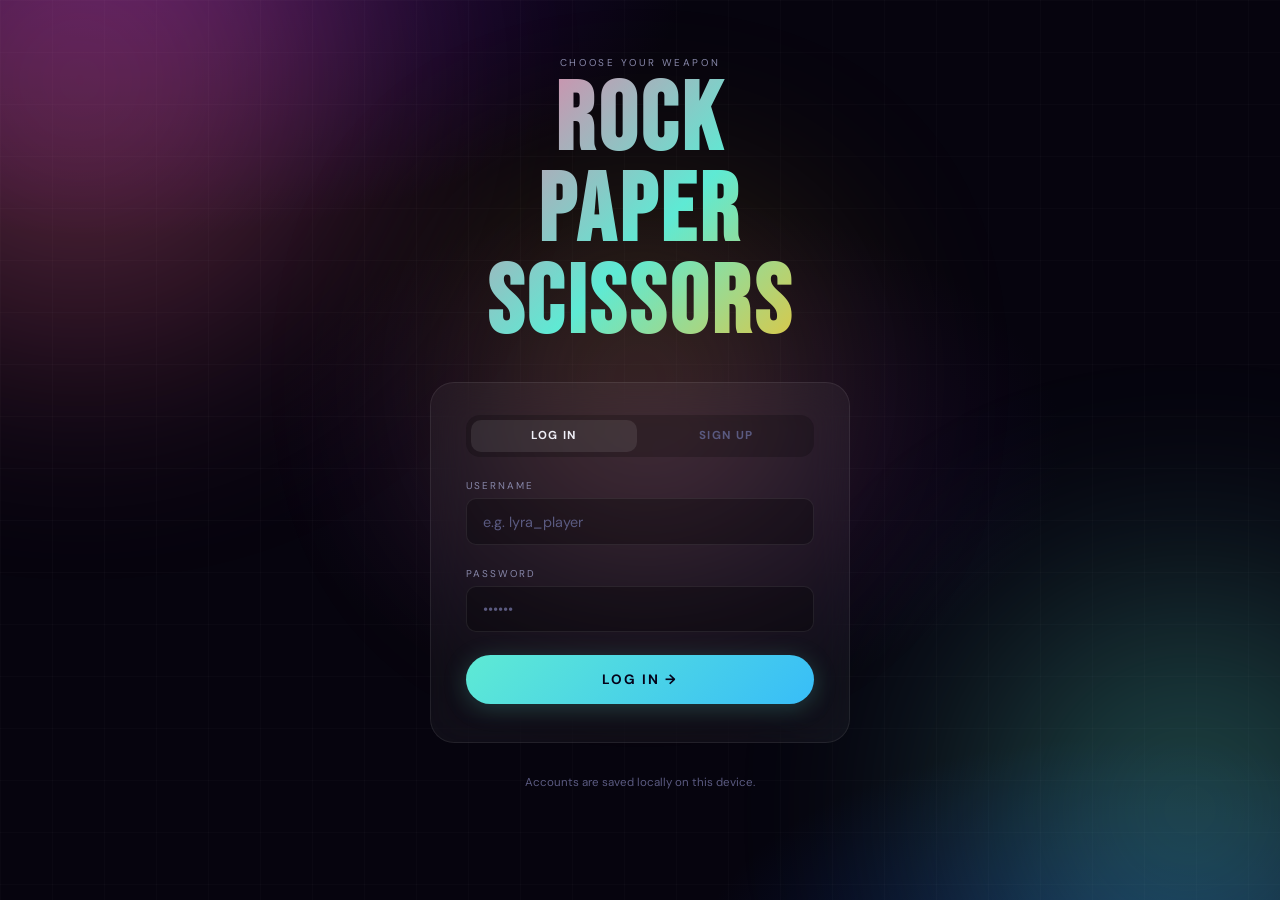
<file: index.html>
<!DOCTYPE html>
<html lang="en">
<head>
  <meta charset="UTF-8" />
  <meta name="viewport" content="width=device-width, initial-scale=1.0"/>
  <title>Rock Paper Scissors</title>
  <link href="https://fonts.googleapis.com/css2?family=Bebas+Neue&family=DM+Sans:ital,wght@0,300;0,400;0,500;0,700;1,300&display=swap" rel="stylesheet"/>
  <style>
    /* ══════════════════════════════════════════════
       RESET & TOKENS
    ══════════════════════════════════════════════ */
    *, *::before, *::after { box-sizing: border-box; margin: 0; padding: 0; }

    :root {
      --rock:       #ff6b9d;
      --paper:      #5eead4;
      --scissors:   #fbbf24;
      --p1-color:   #5eead4;
      --p2-color:   #ff6b9d;
      --text:       #f0f0f8;
      --muted:      #5a5a80;
      --muted-lt:   #8888aa;
      --surface:    rgba(255,255,255,0.045);
      --border:     rgba(255,255,255,0.08);
      --border-lt:  rgba(255,255,255,0.14);
      --glow-r:     rgba(255,107,157,0.4);
      --glow-p:     rgba(94,234,212,0.4);
      --glow-s:     rgba(251,191,36,0.4);
      --danger:     #ff5f6d;
      --bg:         #06040e;
      --radius-lg:  24px;
      --radius-md:  16px;
      --radius-sm:  10px;
    }

    html, body {
      min-height: 100vh;
      background:
        radial-gradient(ellipse 85% 60% at 10% -5%,  #2d0a52 0%, transparent 52%),
        radial-gradient(ellipse 65% 50% at 88% 108%,  #0c1e50 0%, transparent 52%),
        radial-gradient(ellipse 50% 45% at 52% 50%,   #18082e 0%, transparent 62%),
        var(--bg);
      color: var(--text);
      font-family: 'DM Sans', sans-serif;
      overflow-x: hidden;
    }

    /* grid drift */
    body::before {
      content: '';
      position: fixed; inset: 0;
      background-image:
        linear-gradient(rgba(255,255,255,.02) 1px, transparent 1px),
        linear-gradient(90deg, rgba(255,255,255,.02) 1px, transparent 1px);
      background-size: 52px 52px;
      animation: gridDrift 22s linear infinite;
      pointer-events: none; z-index: 0;
    }
    @keyframes gridDrift {
      from { background-position: 0 0; }
      to   { background-position: 52px 52px; }
    }

    /* blobs */
    .blob {
      position: fixed; border-radius: 50%;
      filter: blur(130px); opacity: .32;
      pointer-events: none; z-index: 0;
    }
    .blob-1 { width:520px; height:520px; background:var(--rock);    top:-180px; left:-180px; animation:bf1 13s ease-in-out infinite; }
    .blob-2 { width:420px; height:420px; background:var(--paper);   bottom:-120px; right:-120px; animation:bf2 16s ease-in-out infinite; }
    .blob-3 { width:280px; height:280px; background:var(--scissors); top:42%; left:50%; transform:translate(-50%,-50%); animation:bf3 10s ease-in-out infinite; }
    @keyframes bf1 { 0%,100%{transform:translate(0,0)}  50%{transform:translate(45px,32px)} }
    @keyframes bf2 { 0%,100%{transform:translate(0,0)}  50%{transform:translate(-35px,-42px)} }
    @keyframes bf3 { 0%,100%{transform:translate(-50%,-50%)} 50%{transform:translate(-50%,-42%)} }

    /* ══════════════════════════════════════════════
       LAYOUT SHELL
    ══════════════════════════════════════════════ */
    #app {
      position: relative; z-index: 1;
      min-height: 100vh;
      display: flex; flex-direction: column; align-items: center;
    }

    /* ══════════════════════════════════════════════
       SCREENS  (shown/hidden via .screen-active)
    ══════════════════════════════════════════════ */
    .screen {
      display: none;
      width: 100%; flex-direction: column; align-items: center;
    }
    .screen.screen-active { display: flex; }

    /* ══════════════════════════════════════════════
       ANIMATIONS
    ══════════════════════════════════════════════ */
    @keyframes fadeDown {
      from { opacity:0; transform:translateY(-22px); }
      to   { opacity:1; transform:none; }
    }
    @keyframes fadeUp {
      from { opacity:0; transform:translateY(22px); }
      to   { opacity:1; transform:none; }
    }
    @keyframes popIn {
      0%   { opacity:0; transform:scale(.7) rotate(-6deg); }
      65%  { transform:scale(1.08) rotate(2deg); }
      85%  { transform:scale(.97); }
      100% { opacity:1; transform:scale(1) rotate(0); }
    }
    @keyframes idlePulse {
      0%,100% { box-shadow:0 0 0 transparent; }
      50%     { box-shadow:0 0 28px rgba(255,255,255,.07); }
    }
    @keyframes dotBlink {
      0%,80%,100% { opacity:.18; }
      40%         { opacity:1; }
    }
    @keyframes shimmer {
      0%   { background-position: -200% center; }
      100% { background-position:  200% center; }
    }
    @keyframes scaleIn {
      from { opacity:0; transform:scale(.88); }
      to   { opacity:1; transform:scale(1); }
    }
    @keyframes slideLeft {
      from { opacity:0; transform:translateX(30px); }
      to   { opacity:1; transform:none; }
    }
    @keyframes slideRight {
      from { opacity:0; transform:translateX(-30px); }
      to   { opacity:1; transform:none; }
    }

    /* ══════════════════════════════════════════════
       SHARED COMPONENTS
    ══════════════════════════════════════════════ */

    /* glass card */
    .card {
      background: var(--surface);
      backdrop-filter: blur(20px); -webkit-backdrop-filter: blur(20px);
      border: 1px solid var(--border);
      border-radius: var(--radius-lg);
    }

    /* pill badge */
    .badge {
      display: inline-flex; align-items: center; gap: .4rem;
      font-size: .62rem; letter-spacing: .18em; text-transform: uppercase;
      padding: .3rem .85rem; border-radius: 50px;
    }
    .badge-gold   { color: var(--scissors); background: rgba(251,191,36,.08); border: 1px solid rgba(251,191,36,.22); }
    .badge-teal   { color: var(--paper);    background: rgba(94,234,212,.08); border: 1px solid rgba(94,234,212,.22); }
    .badge-pink   { color: var(--rock);     background: rgba(255,107,157,.08); border: 1px solid rgba(255,107,157,.22); }

    /* kicker + title */
    .kicker {
      font-size: .62rem; letter-spacing: .26em; text-transform: uppercase;
      color: var(--muted-lt); margin-bottom: .45rem;
    }
    .display-title {
      font-family: 'Bebas Neue', sans-serif;
      font-size: clamp(3rem,9vw,6rem);
      line-height: .95; letter-spacing: .04em;
      background: linear-gradient(135deg, var(--rock) 0%, var(--paper) 55%, var(--scissors) 100%);
      -webkit-background-clip: text; -webkit-text-fill-color: transparent; background-clip: text;
    }

    /* form fields */
    .field { display: flex; flex-direction: column; gap: .38rem; }
    .field label { font-size: .62rem; letter-spacing: .2em; text-transform: uppercase; color: var(--muted-lt); }
    .field input {
      background: rgba(0,0,0,.28);
      border: 1px solid var(--border);
      border-radius: var(--radius-sm);
      padding: .82rem 1rem;
      font-family: 'DM Sans', sans-serif; font-size: .9rem;
      color: var(--text); outline: none;
      transition: border-color .2s, box-shadow .2s;
    }
    .field input:focus {
      border-color: rgba(94,234,212,.5);
      box-shadow: 0 0 0 3px rgba(94,234,212,.09);
    }
    .field input::placeholder { color: var(--muted); }

    /* error pill */
    .error-msg {
      font-size: .78rem; color: var(--danger);
      background: rgba(255,95,109,.08); border: 1px solid rgba(255,95,109,.2);
      border-radius: var(--radius-sm); padding: .65rem 1rem;
      text-align: center; animation: fadeDown .25s ease;
    }

    /* buttons */
    .btn {
      display: inline-flex; align-items: center; justify-content: center; gap: .4rem;
      font-family: 'DM Sans', sans-serif; font-weight: 700;
      font-size: .78rem; letter-spacing: .14em; text-transform: uppercase;
      border: none; border-radius: 50px; cursor: pointer;
      transition: transform .2s cubic-bezier(.34,1.56,.64,1), box-shadow .2s, opacity .2s;
      padding: .8rem 2rem;
    }
    .btn:active   { transform: scale(.95) !important; }
    .btn:disabled { opacity: .45; cursor: not-allowed; transform: none !important; }

    .btn-primary {
      background: linear-gradient(135deg, var(--paper) 0%, #38bdf8 100%);
      color: #05031a;
      box-shadow: 0 4px 24px rgba(94,234,212,.22);
    }
    .btn-primary:hover { transform: translateY(-3px); box-shadow: 0 10px 36px rgba(94,234,212,.38); }

    .btn-accent {
      background: linear-gradient(135deg, var(--rock) 0%, #ff9f6b 100%);
      color: #05031a;
      box-shadow: 0 4px 24px rgba(255,107,157,.22);
    }
    .btn-accent:hover { transform: translateY(-3px); box-shadow: 0 10px 36px var(--glow-r); }

    .btn-ghost {
      background: transparent;
      color: var(--muted-lt);
      border: 1px solid var(--border-lt);
    }
    .btn-ghost:hover { border-color: rgba(255,255,255,.38); color: var(--text); transform: translateY(-2px); }

    .btn-danger {
      background: transparent;
      color: var(--danger);
      border: 1px solid rgba(255,95,109,.28);
      font-size: .7rem;
    }
    .btn-danger:hover { background: rgba(255,95,109,.08); transform: translateY(-1px); }

    .btn-sm { padding: .55rem 1.2rem; font-size: .7rem; }
    .btn-lg { padding: 1rem 2.8rem; font-size: .85rem; }

    /* auth tabs */
    .tab-row {
      display: flex; gap: .4rem;
      background: rgba(0,0,0,.22); border-radius: 14px; padding: .3rem;
    }
    .tab-btn {
      flex: 1; padding: .55rem;
      font-family: 'DM Sans', sans-serif; font-size: .72rem;
      font-weight: 700; letter-spacing: .12em; text-transform: uppercase;
      color: var(--muted); background: transparent;
      border: none; border-radius: 10px; cursor: pointer;
      transition: background .2s, color .2s;
    }
    .tab-btn.active { background: rgba(255,255,255,.09); color: var(--text); }

    /* waiting dots */
    .dots { display: flex; gap: .38rem; align-items: center; }
    .dot {
      width: 7px; height: 7px; border-radius: 50%;
      background: var(--muted);
      animation: dotBlink 1.5s ease-in-out infinite;
    }
    .dot:nth-child(2) { animation-delay: .22s; }
    .dot:nth-child(3) { animation-delay: .44s; }

    /* ══════════════════════════════════════════════
       AUTH SCREEN
    ══════════════════════════════════════════════ */
    #screen-auth {
      padding: 3.5rem 0 5rem;
      gap: 2.2rem;
      animation: fadeDown .65s ease both;
    }

    .auth-wrap {
      width: min(420px, 92vw);
      display: flex; flex-direction: column; gap: 2rem;
    }

    .auth-card {
      padding: 2rem 2.2rem 2.4rem;
      display: flex; flex-direction: column; gap: 1.4rem;
    }

    /* ══════════════════════════════════════════════
       LOBBY SCREEN
    ══════════════════════════════════════════════ */
    #screen-lobby {
      padding: 2.5rem 0 5rem;
      gap: 2rem;
      animation: scaleIn .55s ease both;
    }

    .lobby-wrap { width: min(580px, 94vw); display: flex; flex-direction: column; gap: 2rem; }

    .lobby-top {
      display: flex; align-items: center; justify-content: space-between; gap: 1rem;
    }

    .user-chip {
      display: flex; align-items: center; gap: .6rem;
      background: var(--surface); border: 1px solid var(--border);
      border-radius: 50px; padding: .38rem .9rem .38rem .4rem;
    }
    .user-chip .avatar {
      width: 28px; height: 28px; border-radius: 50%;
      background: linear-gradient(135deg, var(--paper), #38bdf8);
      display: flex; align-items: center; justify-content: center;
      font-size: .72rem; font-weight: 800; color: #05031a;
      flex-shrink: 0;
    }
    .user-chip span { font-size: .78rem; color: var(--muted-lt); }
    .user-chip strong { color: var(--text); }

    .lobby-grid { display: grid; grid-template-columns: 1fr 1fr; gap: 1rem; }

    .lobby-card {
      padding: 1.6rem;
      display: flex; flex-direction: column; gap: 1rem;
      transition: border-color .2s, transform .2s;
    }
    .lobby-card:hover { border-color: var(--border-lt); transform: translateY(-3px); }

    .lcard-icon { font-size: 2.2rem; }
    .lcard-title {
      font-family: 'Bebas Neue', sans-serif;
      font-size: 1.5rem; letter-spacing: .04em; color: var(--text);
    }
    .lcard-desc { font-size: .75rem; color: var(--muted-lt); line-height: 1.55; }

    .join-row { display: flex; gap: .6rem; width: 100%; }
    .join-input {
      flex: 1;
      background: rgba(0,0,0,.28);
      border: 1px solid var(--border);
      border-radius: var(--radius-sm);
      padding: .8rem 1rem;
      font-family: 'Bebas Neue', sans-serif; font-size: 1.7rem; letter-spacing: .3em;
      color: var(--text); outline: none; text-align: center; text-transform: uppercase;
      transition: border-color .2s, box-shadow .2s;
    }
    .join-input:focus { border-color: rgba(94,234,212,.5); box-shadow: 0 0 0 3px rgba(94,234,212,.09); }
    .join-input::placeholder { color: var(--muted); font-size: 1rem; letter-spacing: .1em; font-family: 'DM Sans',sans-serif; }

    /* ══════════════════════════════════════════════
       WAITING ROOM SCREEN
    ══════════════════════════════════════════════ */
    #screen-waiting {
      padding: 2.5rem 0 5rem;
      gap: 2rem;
      animation: scaleIn .55s ease both;
    }

    .waiting-wrap { width: min(480px, 94vw); display: flex; flex-direction: column; gap: 2rem; align-items: center; }

    .code-card {
      width: 100%;
      padding: 1.8rem;
      text-align: center;
      border: 2px dashed rgba(255,255,255,.13);
      border-radius: var(--radius-lg);
      background: rgba(255,255,255,.025);
    }
    .code-label { font-size: .6rem; letter-spacing: .26em; text-transform: uppercase; color: var(--muted-lt); margin-bottom: .6rem; }
    .code-value {
      font-family: 'Bebas Neue', sans-serif;
      font-size: 4.5rem; letter-spacing: .35em;
      background: linear-gradient(135deg, var(--paper) 0%, var(--scissors) 100%);
      -webkit-background-clip: text; -webkit-text-fill-color: transparent; background-clip: text;
      line-height: 1;
    }
    .code-hint { font-size: .72rem; color: var(--muted); margin-top: .5rem; }
    .copy-btn {
      margin-top: .9rem;
      font-size: .68rem; letter-spacing: .16em; text-transform: uppercase;
      color: var(--paper); background: rgba(94,234,212,.07);
      border: 1px solid rgba(94,234,212,.22); border-radius: 8px;
      padding: .48rem 1.1rem; cursor: pointer;
      transition: background .2s, transform .2s;
    }
    .copy-btn:hover { background: rgba(94,234,212,.15); transform: translateY(-1px); }
    .copy-btn.copied { color: var(--scissors); border-color: rgba(251,191,36,.3); background: rgba(251,191,36,.07); }

    .players-list { width: 100%; display: flex; flex-direction: column; gap: .6rem; }
    .player-row {
      display: flex; align-items: center; gap: .85rem;
      background: var(--surface); border: 1px solid var(--border);
      border-radius: 14px; padding: .8rem 1rem;
      transition: border-color .2s;
    }
    .player-row.joined { border-color: rgba(94,234,212,.25); }

    .prow-avatar {
      width: 36px; height: 36px; border-radius: 50%;
      display: flex; align-items: center; justify-content: center;
      font-size: .88rem; font-weight: 800; color: #05031a; flex-shrink: 0;
    }
    .prow-avatar.p1 { background: linear-gradient(135deg, var(--paper), #38bdf8); }
    .prow-avatar.p2 { background: linear-gradient(135deg, var(--rock), #ff9f6b); }
    .prow-avatar.empty { background: rgba(255,255,255,.07); color: var(--muted); font-size: 1rem; }

    .prow-name { font-size: .9rem; font-weight: 500; }
    .prow-tag { margin-left: auto; font-size: .62rem; letter-spacing: .14em; text-transform: uppercase; }
    .prow-tag.ready   { color: var(--paper); }
    .prow-tag.waiting { color: var(--muted); }
    .prow-tag.host    { color: var(--scissors); }

    /* ══════════════════════════════════════════════
       GAME SCREEN
    ══════════════════════════════════════════════ */
    #screen-game {
      padding: 2rem 0 4rem;
      gap: 1.6rem;
      animation: scaleIn .45s ease both;
    }

    .game-wrap { width: min(980px, 96vw); display: flex; flex-direction: column; align-items: center; gap: 1.6rem; }

    /* top bar */
    .game-topbar {
      width: 100%;
      display: flex; align-items: center; justify-content: space-between; gap: 1rem; flex-wrap: wrap;
    }
    .game-topbar-left { display: flex; align-items: center; gap: .8rem; flex-wrap: wrap; }
    .game-logo {
      font-family: 'Bebas Neue', sans-serif;
      font-size: clamp(1.7rem,4vw,2.6rem); letter-spacing: .04em;
      background: linear-gradient(135deg, var(--rock) 0%, var(--paper) 55%, var(--scissors) 100%);
      -webkit-background-clip: text; -webkit-text-fill-color: transparent; background-clip: text;
    }

    /* scoreboard */
    .scoreboard {
      display: flex; align-items: center; gap: 1.4rem;
      padding: 1.1rem 2.4rem;
      animation: fadeDown .5s ease both;
    }
    .score-col { text-align: center; min-width: 80px; }
    .score-lbl { font-size: .58rem; letter-spacing: .2em; text-transform: uppercase; color: var(--muted-lt); margin-bottom: .18rem; }
    .score-val {
      font-family: 'Bebas Neue', sans-serif;
      font-size: 3.2rem; line-height: 1;
      transition: transform .2s;
    }
    .score-val.bump { animation: popIn .35s ease both; }
    .score-col.p1 .score-val { color: var(--p1-color); }
    .score-col.p2 .score-val { color: var(--p2-color); }
    .score-sep { width: 1px; height: 50px; background: var(--border); }
    .vs-lbl { font-family: 'Bebas Neue', sans-serif; font-size: 1.1rem; color: var(--muted); letter-spacing: .1em; }

    /* round counter */
    .round-tag {
      font-size: .62rem; letter-spacing: .2em; text-transform: uppercase; color: var(--muted-lt);
    }

    /* arena */
    .arena {
      width: 100%;
      display: grid; grid-template-columns: 1fr 80px 1fr;
      align-items: center; gap: 1rem;
    }
    .arena-side { display: flex; flex-direction: column; align-items: center; gap: .8rem; }
    .arena-side-lbl { font-size: .62rem; letter-spacing: .2em; text-transform: uppercase; color: var(--muted-lt); }

    .choice-box {
      width: 148px; height: 148px; border-radius: 28px;
      display: flex; align-items: center; justify-content: center;
      font-size: 4.2rem;
      background: var(--surface); backdrop-filter: blur(16px); -webkit-backdrop-filter: blur(16px);
      border: 2px solid var(--border);
      position: relative; overflow: hidden;
      transition: border-color .35s, box-shadow .35s;
    }
    .choice-box.idle { animation: idlePulse 3.2s ease-in-out infinite; }
    .choice-box.locked {
      border-color: rgba(255,255,255,.22);
      box-shadow: 0 0 28px rgba(255,255,255,.07);
    }
    .choice-box.rock     { border-color: var(--rock);    box-shadow: 0 0 44px var(--glow-r); animation: popIn .45s ease both; }
    .choice-box.paper    { border-color: var(--paper);   box-shadow: 0 0 44px var(--glow-p); animation: popIn .45s ease both; }
    .choice-box.scissors { border-color: var(--scissors);box-shadow: 0 0 44px var(--glow-s); animation: popIn .45s ease both; }

    /* shimmer on locked */
    .choice-box.locked::after {
      content: '';
      position: absolute; inset: 0;
      background: linear-gradient(105deg, transparent 30%, rgba(255,255,255,.07) 50%, transparent 70%);
      background-size: 200% 100%;
      animation: shimmer 2.2s linear infinite;
    }

    .arena-mid { display: flex; flex-direction: column; align-items: center; gap: .4rem; }
    .arena-vs { font-family: 'Bebas Neue', sans-serif; font-size: 2rem; color: var(--muted); letter-spacing: .1em; }
    .arena-dot { width: 5px; height: 5px; border-radius: 50%; background: var(--muted); animation: dotBlink 1.5s ease-in-out infinite; }
    .arena-dot:nth-child(3) { animation-delay: .22s; }
    .arena-dot:nth-child(4) { animation-delay: .44s; }

    /* result banner */
    .result-banner {
      min-height: 52px;
      display: flex; align-items: center; justify-content: center;
    }
    .result-text {
      font-family: 'Bebas Neue', sans-serif;
      font-size: 2.4rem; letter-spacing: .18em;
      opacity: 0; transform: scale(.75);
      transition: opacity .3s, transform .3s;
    }
    .result-text.show { opacity: 1; transform: scale(1); }
    .result-text.win  { color: var(--paper); }
    .result-text.lose { color: var(--rock); }
    .result-text.draw { color: var(--scissors); }

    .status-line {
      font-size: .75rem; color: var(--muted-lt);
      display: flex; align-items: center; gap: .55rem;
      animation: fadeDown .3s ease both;
    }

    /* choice cards */
    .choices-row { display: flex; gap: 1.1rem; }

    .choice-btn {
      position: relative; cursor: pointer;
      background: none; border: none; padding: 0; outline: none;
    }
    .choice-btn-inner {
      width: 114px; height: 130px; border-radius: 22px;
      display: flex; flex-direction: column; align-items: center; justify-content: center; gap: .5rem;
      background: var(--surface); backdrop-filter: blur(16px); -webkit-backdrop-filter: blur(16px);
      border: 2px solid var(--border);
      transition: transform .22s cubic-bezier(.34,1.56,.64,1), border-color .2s, box-shadow .2s;
    }
    .choice-btn:hover:not(:disabled) .choice-btn-inner   { transform: translateY(-9px) scale(1.06); }
    .choice-btn:active:not(:disabled) .choice-btn-inner  { transform: translateY(-2px) scale(.97); }
    .choice-btn:disabled .choice-btn-inner                { opacity: .38; cursor: not-allowed; }

    .choice-btn[data-c="rock"]:hover:not(:disabled) .choice-btn-inner     { border-color: var(--rock);    box-shadow: 0 14px 40px var(--glow-r); }
    .choice-btn[data-c="paper"]:hover:not(:disabled) .choice-btn-inner    { border-color: var(--paper);   box-shadow: 0 14px 40px var(--glow-p); }
    .choice-btn[data-c="scissors"]:hover:not(:disabled) .choice-btn-inner { border-color: var(--scissors);box-shadow: 0 14px 40px var(--glow-s); }

    .choice-btn.selected .choice-btn-inner { transform: translateY(-9px) scale(1.06); }
    .choice-btn[data-c="rock"].selected .choice-btn-inner     { border-color: var(--rock);    box-shadow: 0 14px 40px var(--glow-r); }
    .choice-btn[data-c="paper"].selected .choice-btn-inner    { border-color: var(--paper);   box-shadow: 0 14px 40px var(--glow-p); }
    .choice-btn[data-c="scissors"].selected .choice-btn-inner { border-color: var(--scissors);box-shadow: 0 14px 40px var(--glow-s); }

    .choice-emoji { font-size: 2.9rem; line-height: 1; }
    .choice-lbl {
      font-size: .64rem; letter-spacing: .15em; text-transform: uppercase;
      color: var(--muted); font-weight: 500; transition: color .2s;
    }
    .choice-btn[data-c="rock"]:hover:not(:disabled) .choice-lbl     { color: var(--rock); }
    .choice-btn[data-c="paper"]:hover:not(:disabled) .choice-lbl    { color: var(--paper); }
    .choice-btn[data-c="scissors"]:hover:not(:disabled) .choice-lbl { color: var(--scissors); }

    /* history */
    .history-row {
      width: 100%;
      display: flex; flex-direction: column; align-items: center; gap: .65rem;
    }
    .history-lbl { font-size: .58rem; letter-spacing: .22em; text-transform: uppercase; color: var(--muted); }
    .history-dots { display: flex; gap: .42rem; flex-wrap: wrap; justify-content: center; }
    .hdot {
      width: 10px; height: 10px; border-radius: 50%;
      border: 1.5px solid var(--border);
      transition: background .3s, border-color .3s;
    }
    .hdot.win  { background: var(--p1-color); border-color: var(--p1-color); }
    .hdot.lose { background: var(--p2-color); border-color: var(--p2-color); }
    .hdot.draw { background: var(--scissors); border-color: var(--scissors); }

    /* ══════════════════════════════════════════════
       BOT GAME — same structure reused
    ══════════════════════════════════════════════ */

    /* ══════════════════════════════════════════════
       RESPONSIVE
    ══════════════════════════════════════════════ */
    @media (max-width: 620px) {
      .lobby-grid { grid-template-columns: 1fr; }
      .arena { grid-template-columns: 1fr 48px 1fr; gap: .5rem; }
      .choice-box { width: 108px; height: 108px; font-size: 3rem; border-radius: 22px; }
      .choice-btn-inner { width: 90px; height: 108px; }
      .choice-emoji { font-size: 2.2rem; }
      .scoreboard { padding: .9rem 1.4rem; gap: 1rem; }
    }
  </style>
</head>
<body>

  <!-- Bg decoration -->
  <div class="blob blob-1"></div>
  <div class="blob blob-2"></div>
  <div class="blob blob-3"></div>

  <div id="app">

    <!-- ══════════════════════════════════════════
         SCREEN: AUTH
    ══════════════════════════════════════════ -->
    <div id="screen-auth" class="screen screen-active">
      <div class="auth-wrap">

        <div style="text-align:center;animation:fadeDown .7s ease both;">
          <p class="kicker">Choose your weapon</p>
          <h1 class="display-title">Rock<br>Paper<br>Scissors</h1>
        </div>

        <div class="card auth-card" style="animation:fadeUp .7s .15s ease both;">
          <div class="tab-row">
            <button class="tab-btn active" id="tab-login"  onclick="switchTab('login')">Log In</button>
            <button class="tab-btn"        id="tab-signup" onclick="switchTab('signup')">Sign Up</button>
          </div>

          <div class="field">
            <label for="auth-user">Username</label>
            <input id="auth-user" type="text" placeholder="e.g. lyra_player" autocomplete="username" />
          </div>
          <div class="field">
            <label for="auth-pass">Password</label>
            <input id="auth-pass" type="password" placeholder="••••••" autocomplete="current-password" />
          </div>
          <div id="auth-error" class="error-msg" style="display:none;"></div>
          <button class="btn btn-primary btn-lg" id="auth-submit" onclick="handleAuth()">Log In →</button>
        </div>

        <p style="text-align:center;font-size:.72rem;color:var(--muted);animation:fadeUp .7s .3s ease both;">
          Accounts are saved locally on this device.
        </p>
      </div>
    </div><!-- /screen-auth -->


    <!-- ══════════════════════════════════════════
         SCREEN: LOBBY
    ══════════════════════════════════════════ -->
    <div id="screen-lobby" class="screen">
      <div class="lobby-wrap">

        <div class="lobby-top">
          <div>
            <p class="kicker">Game lobby</p>
            <h2 style="font-family:'Bebas Neue',sans-serif;font-size:2.4rem;letter-spacing:.04em;
                       background:linear-gradient(135deg,var(--rock),var(--paper));
                       -webkit-background-clip:text;-webkit-text-fill-color:transparent;background-clip:text;">
              Choose Mode
            </h2>
          </div>
          <div style="display:flex;flex-direction:column;align-items:flex-end;gap:.5rem;">
            <div class="user-chip">
              <div class="avatar" id="lobby-avatar">F</div>
              <span>Playing as <strong id="lobby-name">Player</strong></span>
            </div>
            <button class="btn btn-ghost btn-sm" onclick="signOut()">↩ Sign Out</button>
          </div>
        </div>

        <!-- mode cards -->
        <div class="lobby-grid">

          <div class="card lobby-card">
            <div class="lcard-icon">🤖</div>
            <div>
              <div class="lcard-title">vs AXIOM</div>
              <div class="lcard-desc">Play against the machine. No waiting, pure skill.</div>
            </div>
            <button class="btn btn-accent btn-sm" onclick="startBotGame()">Play Now</button>
          </div>

          <div class="card lobby-card">
  <div class="lcard-icon">📱</div>

  <div>
    <div class="lcard-title">Pass & Play</div>

    <div class="lcard-desc">
      Two players on the same device taking turns secretly.
    </div>
  </div>

  <button class="btn btn-accent btn-sm" onclick="startPassPlay()">
    Start Local Match
  </button>
</div>

          <div class="card lobby-card">
            <div class="lcard-icon">🔗</div>
            <div>
              <div class="lcard-title">Create Room</div>
              <div class="lcard-desc">Generate a code and invite a friend to battle.</div>
            </div>
            <button class="btn btn-primary btn-sm" onclick="createRoom()">Create Room</button>
          </div>

        </div>

        <!-- join room -->
        <div class="card lobby-card" style="width:100%;">
          <div class="lcard-icon">🚪</div>
          <div>
            <div class="lcard-title">Join a Room</div>
            <div class="lcard-desc">Got a 4-letter code from a friend? Enter it below.</div>
          </div>
          <div class="join-row">
            <input class="join-input" id="join-code" maxlength="4" placeholder="ABCD"
                   oninput="this.value=this.value.toUpperCase()"
                   onkeydown="if(event.key==='Enter')joinRoom()" />
            <button class="btn btn-primary" onclick="joinRoom()">Join →</button>
          </div>
          <div id="join-error" class="error-msg" style="display:none;"></div>
        </div>

      </div>
    </div><!-- /screen-lobby -->


    <!-- ══════════════════════════════════════════
         SCREEN: WAITING ROOM
    ══════════════════════════════════════════ -->
    <div id="screen-waiting" class="screen">
      <div class="waiting-wrap">

        <div style="text-align:center;">
          <p class="kicker" id="waiting-kicker">Share this code</p>
          <h2 style="font-family:'Bebas Neue',sans-serif;font-size:2.8rem;letter-spacing:.04em;
                     background:linear-gradient(135deg,var(--rock),var(--paper));
                     -webkit-background-clip:text;-webkit-text-fill-color:transparent;background-clip:text;">
            Your Room
          </h2>
        </div>

        <div class="code-card">
          <div class="code-label">Room Code</div>
          <div class="code-value" id="waiting-code">——</div>
          <div class="code-hint">Share this 4-letter code with your friend</div>
          <button class="copy-btn" id="copy-btn" onclick="copyCode()">Copy Code</button>
        </div>

        <!-- player slots -->
        <div class="players-list">
          <div style="font-size:.6rem;letter-spacing:.22em;text-transform:uppercase;color:var(--muted);text-align:center;margin-bottom:.1rem;">Players</div>
          <div class="player-row joined" id="prow-1">
            <div class="prow-avatar p1" id="prow-1-avatar">P</div>
            <div class="prow-name" id="prow-1-name">Player 1</div>
            <div class="prow-tag host">Host ✓</div>
          </div>
          <div class="player-row" id="prow-2">
            <div class="prow-avatar empty" id="prow-2-avatar">?</div>
            <div class="prow-name" id="prow-2-name" style="color:var(--muted)">Waiting for player…</div>
            <div class="prow-tag waiting" id="prow-2-tag">
              <span class="dots"><span class="dot"></span><span class="dot"></span><span class="dot"></span></span>
            </div>
          </div>
        </div>

        <div id="waiting-actions" style="display:flex;flex-direction:column;align-items:center;gap:.8rem;width:100%;">
          <div id="waiting-hint" style="font-size:.75rem;color:var(--muted-lt);text-align:center;">
            Waiting for your friend to join…
          </div>
          <button class="btn btn-primary btn-lg" id="btn-start" style="display:none;" onclick="hostStartGame()">
            Start Battle ⚔️
          </button>
          <button class="btn btn-ghost btn-sm" onclick="leaveRoom()">← Back to Lobby</button>
        </div>

      </div>
    </div><!-- /screen-waiting -->


    <!-- ══════════════════════════════════════════
         SCREEN: GAME  (2-player + bot)
    ══════════════════════════════════════════ -->
    <div id="screen-game" class="screen">
      <div class="game-wrap">

        <!-- top bar -->
        <div class="game-topbar">
          <div class="game-topbar-left">
            <div class="game-logo">Rock Paper Scissors</div>
            <span class="badge badge-gold" id="game-mode-badge">vs AXIOM 🤖</span>
          </div>
          <div style="display:flex;gap:.6rem;align-items:center;">
            <span class="round-tag" id="round-tag">Round 1</span>
            <button class="btn btn-ghost btn-sm" id="btn-leave" onclick="leaveGame()">← Lobby</button>
          </div>
        </div>

        <!-- scoreboard -->
        <div class="card scoreboard">
          <div class="score-col p1">
            <div class="score-lbl" id="score-p1-lbl">You</div>
            <div class="score-val" id="score-p1">0</div>
          </div>
          <div class="score-sep"></div>
          <div class="vs-lbl">VS</div>
          <div class="score-sep"></div>
          <div class="score-col p2">
            <div class="score-lbl" id="score-p2-lbl">Opponent</div>
            <div class="score-val" id="score-p2">0</div>
          </div>
        </div>

        <!-- arena -->
        <div class="arena">
          <div class="arena-side">
            <div class="arena-side-lbl" id="arena-p1-lbl">Your Pick</div>
            <div class="choice-box idle" id="arena-p1">❓</div>
          </div>
          <div class="arena-mid">
            <div class="arena-vs">VS</div>
            <div class="arena-dot"></div>
            <div class="arena-dot"></div>
            <div class="arena-dot"></div>
          </div>
          <div class="arena-side">
            <div class="arena-side-lbl" id="arena-p2-lbl">Opponent</div>
            <div class="choice-box idle" id="arena-p2">❓</div>
          </div>
        </div>

        <!-- result / status -->
        <div class="result-banner">
          <div class="result-text" id="result-text">—</div>
          <div class="status-line" id="status-line" style="display:none;">
            <span class="dots"><span class="dot"></span><span class="dot"></span><span class="dot"></span></span>
            <span id="status-msg">Waiting…</span>
          </div>
        </div>

        <!-- choices -->
        <div class="choices-row" id="choices-row">
          <button class="choice-btn" data-c="rock"     onclick="makeChoice('rock')"    >
            <div class="choice-btn-inner"><span class="choice-emoji">🪨</span><span class="choice-lbl">Rock</span></div>
          </button>
          <button class="choice-btn" data-c="paper"    onclick="makeChoice('paper')"   >
            <div class="choice-btn-inner"><span class="choice-emoji">📄</span><span class="choice-lbl">Paper</span></div>
          </button>
          <button class="choice-btn" data-c="scissors" onclick="makeChoice('scissors')">
            <div class="choice-btn-inner"><span class="choice-emoji">✂️</span><span class="choice-lbl">Scissors</span></div>
          </button>
        </div>

        <!-- history -->
        <div class="history-row">
          <div class="history-lbl">Round History</div>
          <div class="history-dots" id="history-dots">
            <!-- 10 blank dots rendered by JS -->
          </div>
        </div>

      </div>
    </div><!-- /screen-game -->

  </div><!-- /app -->

  <script src="script.js"></script>
</body>
</html>
</file>
